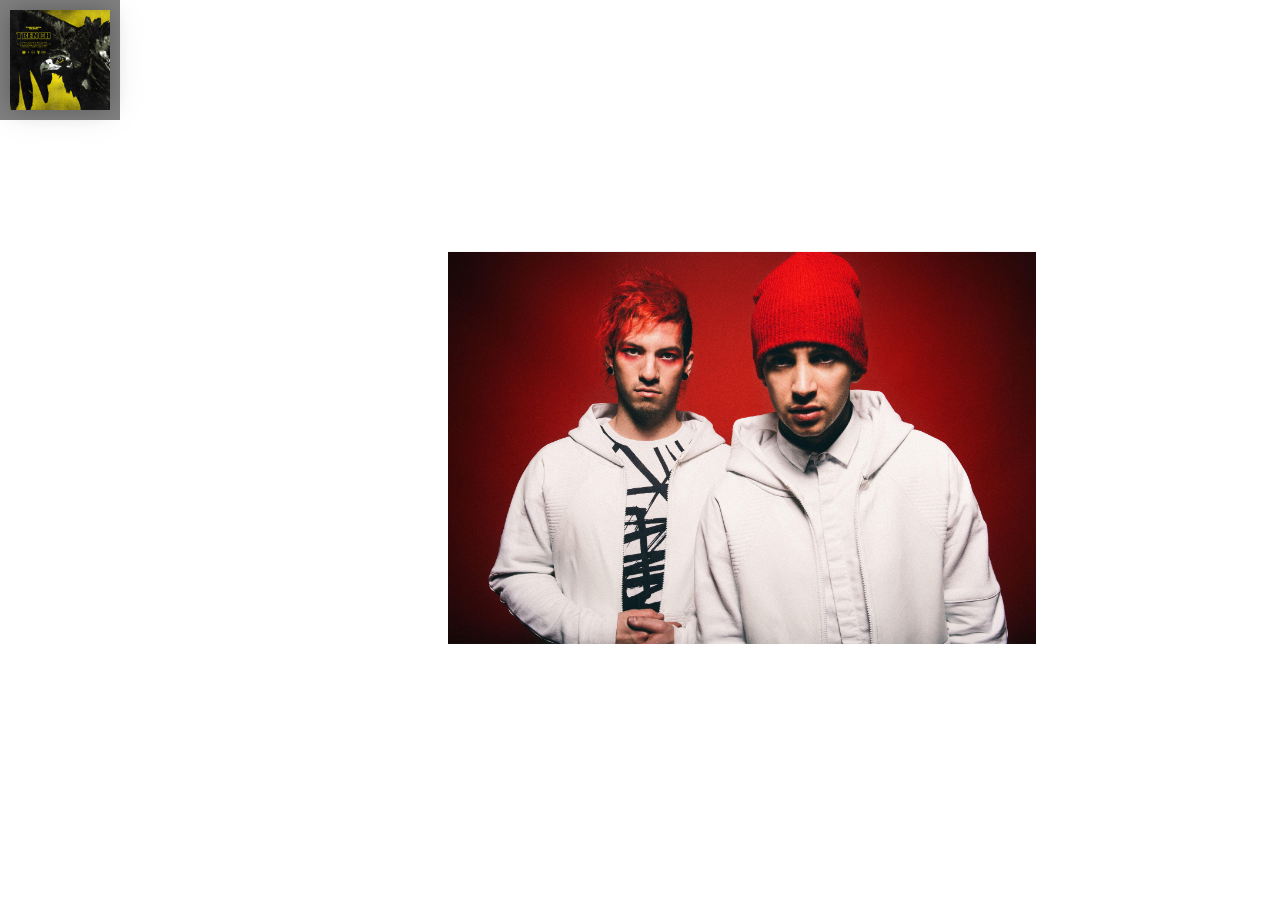
<file: index.html>
<!DOCTYPE html>
<html lang="en">
<head>
  <meta charset="UTF-8"/>
  <meta name="viewport" content="width=device-width, initial-scale=1.0"/>
  <title>Document</title>
  <link rel="stylesheet" href="styles/index.css"/>

  <style>
    img {
      width: 100px;
    }
  </style>
</head>
<body id="page1" class="background">
<div class="previewContainer">
  <a href="page2.html">
    <img src="assets/bandito.jpg" alt="img" class="album"/>
  </a>
</div>
<div class="TOP-container">
  <a href="page3.html">
    <img src="assets/twenty-one-pilots.jpg" alt="group"/>
    <div class="hidden-images-container">
      <img class="Josh" src="assets/twenty-one-pilots.jpg" alt="group"/>
      <img class="Tyler" src="assets/twenty-one-pilots.jpg" alt="group"/>
    </div>
  </a>
</div>
</body>
</html>
</file>
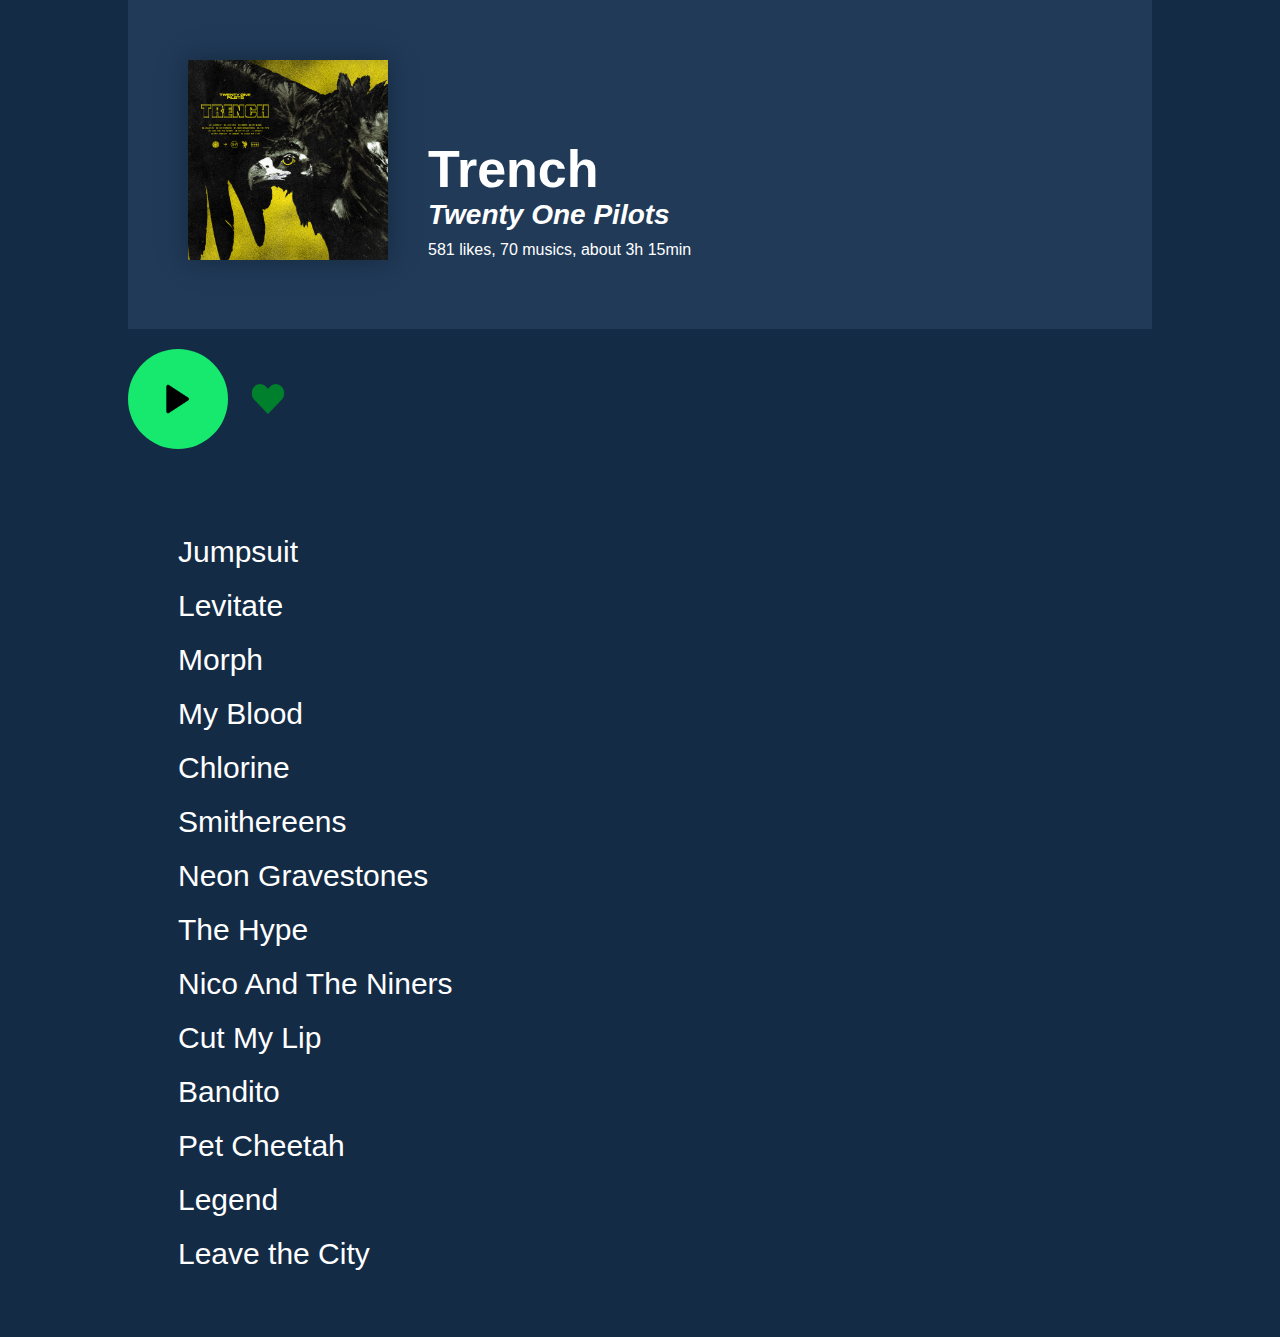
<file: page2.html>
<!DOCTYPE html>
<html lang="en">
<head>
  <meta charset="UTF-8"/>
  <meta name="viewport" content="width=device-width, initial-scale=1.0"/>
  <title>Document</title>
  <link rel="stylesheet" href="styles/index.css"/>
  <style>
    body {
      background-color: #142b46;
    }

    .album {
      width: 200px;
    }
  </style>
</head>
<body id="page2" class="background">
<div>
  <div class="full">
    <div class="playlist">
      <div class="header">
        <div class="left">
          <a href="index.html">
            <img src="assets/bandito.jpg" alt="" class="album"/>
          </a>
        </div>
        <div class="right">
          <h1>Trench</h1>
          <h2>Twenty One Pilots</h2>
          <div>581 likes, 70 musics, about 3h 15min</div>
        </div>
      </div>
      <div>
        <div class="player">
          <div class="play playerButton">
            <img src="assets/play.png" alt="play icon"/>
          </div>
          <div class="like playerButton">
            <img src="assets/like.png" alt="like icon"/>
          </div>
          <div class="more"></div>
        </div>
        <ul>
          <li>Jumpsuit</li>
          <li>Levitate</li>
          <li>Morph</li>
          <li>My Blood</li>
          <li>Chlorine</li>
          <li>Smithereens</li>
          <li>Neon Gravestones</li>
          <li>The Hype</li>
          <li>Nico And The Niners</li>
          <li>Cut My Lip</li>
          <li>Bandito</li>
          <li>Pet Cheetah</li>
          <li>Legend</li>
          <li>Leave the City</li>
        </ul>
      </div>
    </div>
  </div>
</div>
</body>
</html>
</file>
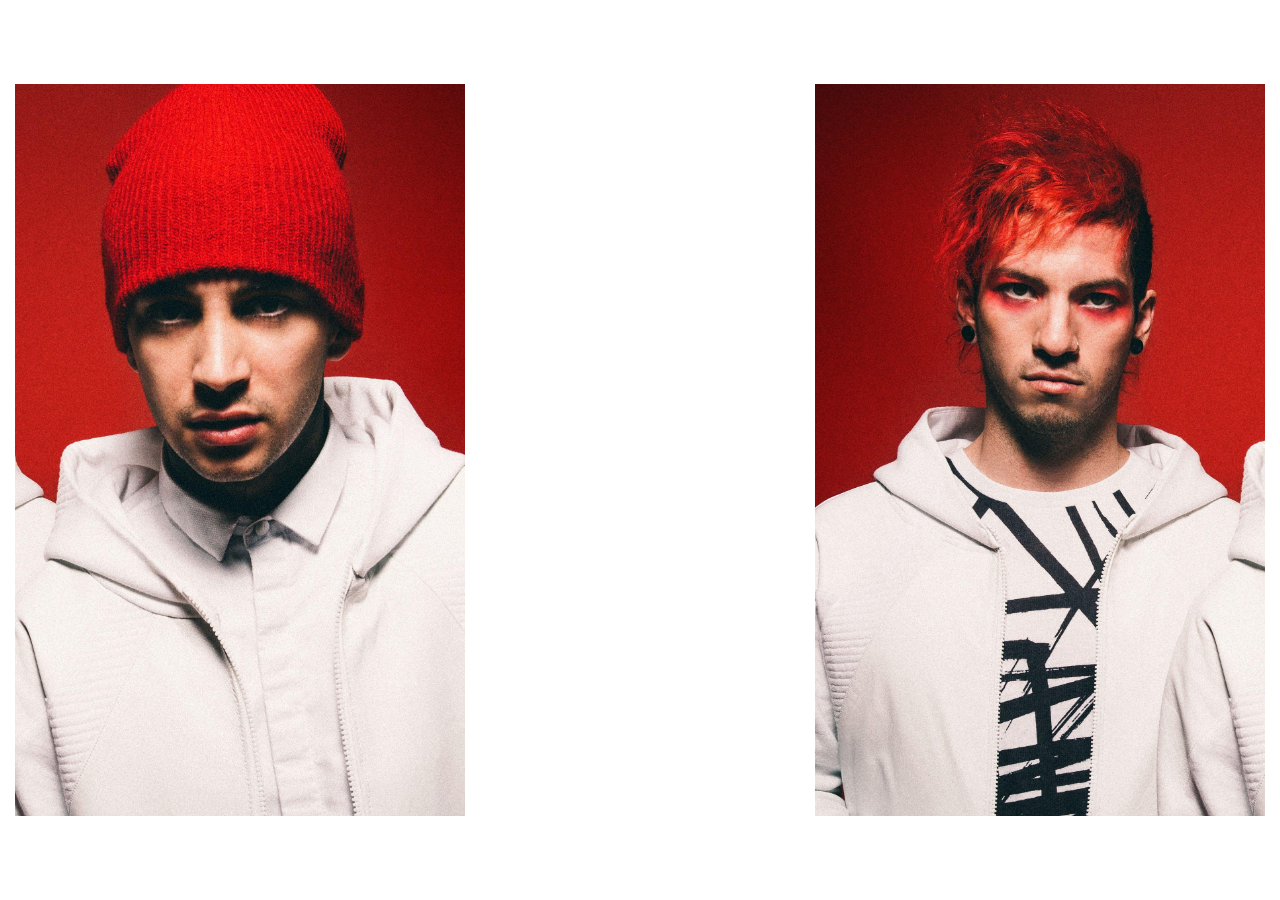
<file: page3.html>
<!doctype html>
<html lang="en">
<head>
  <meta charset="UTF-8">
  <meta name="viewport"
        content="width=device-width, user-scalable=no, initial-scale=1.0, maximum-scale=1.0, minimum-scale=1.0">
  <meta http-equiv="X-UA-Compatible" content="ie=edge">
  <title>Document</title>
  <link rel="stylesheet" href="styles/index.css"/>
</head>

<body id="page3">
<div class="TOP-container">

  <div>
    <img class="Tyler" src="assets/twenty-one-pilots.jpg" alt="group"/>
    <img class="Josh" src="assets/twenty-one-pilots.jpg" alt="group"/>
  </div>
</div>

</body>
</html>
</file>
<file: styles/index.css>
@view-transition {
  navigation: auto; /* enabled! */
}

::view-transition-old(root),
::view-transition-new(root) {
  animation-duration: 1s;
}

::view-transition-old(album) {
  animation-name: scaleOut;
}

::view-transition-new(album) {
  animation-name: scaleIn;
}

@keyframes scaleIn {
  from {
    transform: scale(0);
  }
  to {
    transform: scale(1);
  }
}

@keyframes scaleOut {
  from {
    transform: scale(1);
  }
  to {
    transform: scale(0);
  }
}

body {
  font-family: Arial, Helvetica, sans-serif;
  padding: 0;
  margin: 0;
  height: 100dvh;
}

.TOP-container {
  position: absolute;
  top: 50%;
  left: 50%;
  transform: translate(-50%, -50%);
  width: 30%;
}

.TOP-container img {
  height: 100%;
  width: 100%;
}

#page1 .TOP-container a {
  position: relative;
  display: block;
  z-index: 0;
}

#page1 .TOP-container a > img {
  width: 588px;
}


#page1 .TOP-container .hidden-images-container {
  position: absolute;
  left: 0;
  top: 0;
  z-index: -1;
  display: flex;
  width: 600px;
  justify-content: center;
}

#page1 .TOP-container .hidden-images-container img {
  width: 240px;
}

.Josh {
  view-transition-name: josh;
}

.Tyler {
  view-transition-name: tyler;
}

#page3 {
  display: flex;
  height: 100dvh;
}

#page3 .TOP-container {
  display: flex;
  align-items: center;
  justify-content: center;
  flex-direction: column;
  height: 100%;
  width: 100%;
  position: initial;
  transform: initial;
  margin: auto;
}

#page3 .TOP-container div {
  display: flex;
  gap: 350px;
}

#page1 .TOP-container .Josh {
  object-view-box: inset(0% 49% 1% 10%);
}

#page3 .TOP-container .Josh {
  object-view-box: inset(2% 50% 15% 16%);
}

#page1 .TOP-container .Tyler {
  object-view-box: inset(0% 8% 1% 51%);
}

#page3 .TOP-container .Tyler {
  object-view-box: inset(2% 21% 15% 45%);
}

#page3 .TOP-container img {
  width: 450px;
  height: auto;
}

.album {
  view-transition-name: album;
  box-shadow: 0 0 20px rgba(0, 0, 0, 0.2), 0 0 40px rgba(0, 0, 0, 0.1);
  z-index: 1000;
  position: relative;
}

.full {
  margin: 0 auto;
  width: 80%;
  display: flex;
}

.playlist {
  color: white;
  width: 100%;
}

.playlist ul {
  list-style-type: none;
  padding: 40px;
}

.playlist ul li {
  font-size: 30px;
  padding: 10px;
}

.playlist .header {
  display: flex;
  align-items: flex-end;
  font-size: 40px;
  background-color: rgb(35, 62, 92, 0.8);
  padding: 40px;
}

.playlist .header .left {
  padding: 20px;
}

.playlist .header .right {
  padding: 20px;
}

.playlist .header h1,
.playlist .header h2 {
  margin: 0;
}

.playlist .header h1 {
  font-size: 52px;
}

.playlist .header h2 {
  font-size: 28px;
  font-style: italic;
}

.playlist .header .right div {
  font-size: 16px;
  padding: 10px 0;
}

.player {
  padding: 20px 0;
  display: flex;
  align-items: center;
}

.play {
  background-size: 70px 70px;
  background-color: rgb(23, 232, 110);
  width: 100px;
  height: 100px;
  border-radius: 50%;
}

.like {
  background-size: 40px 40px;
  width: 80px;
  height: 80px;
  border-radius: 50%;
}

.playerButton {
  transition: scale 0.3s;
  display: flex;
  justify-content: center;
  align-items: center;
}

.playerButton img {
  width: 40px;
  height: 40px;
}

.playerButton:hover {
  scale: 1.1;
}

.header,
.previewContainer {
  view-transition-name: albumContainer;
}

.previewContainer {
  width: 100px;
  height: 100px;
  padding: 10px;
  background-color: gray;
}
</file>
